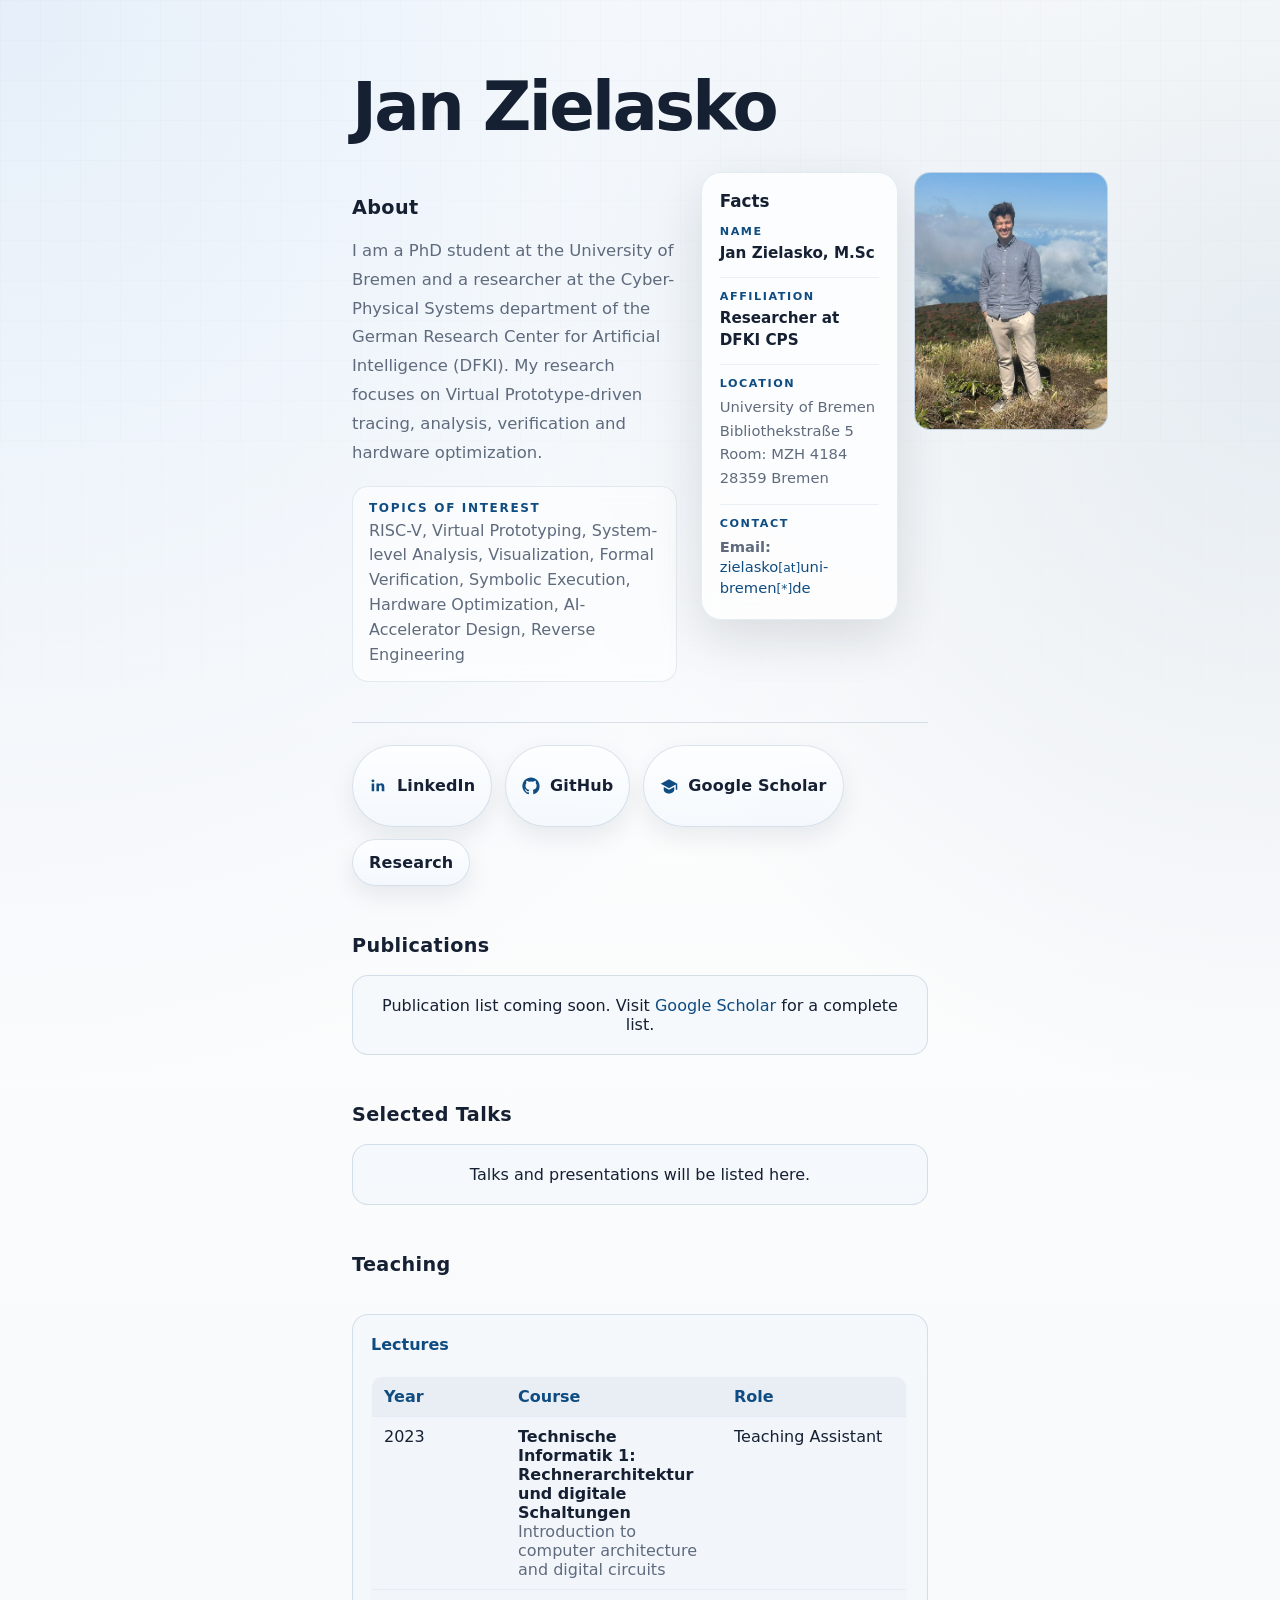
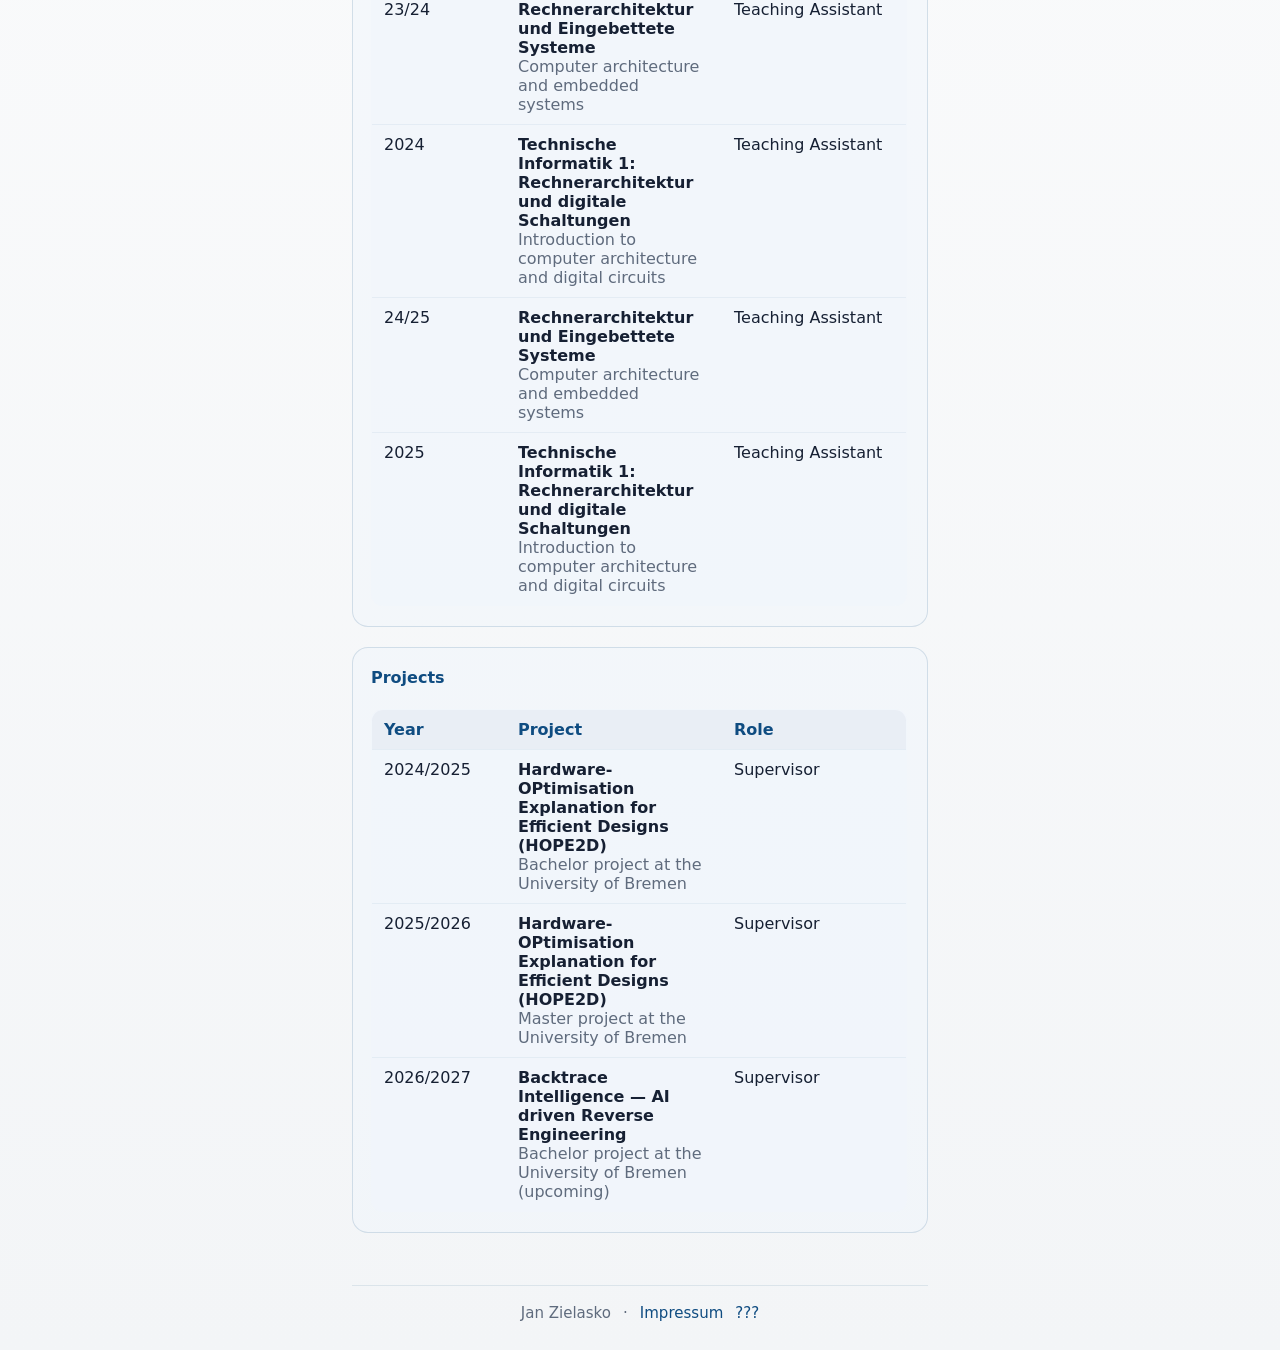
<file: pages/index.html>
<!DOCTYPE html>
<html>
  <head>
    <meta charset="utf-8">
    <meta name="viewport" content="width=device-width, initial-scale=1">
    <meta name="generator" content="Website">
    <title>Jan Zielasko</title>
    <link rel="stylesheet" href="style2.css">
  </head>

  <body>
    <div class="site-shell">
      <main>
        <div class="intro">
          <h1 class="page-title">Jan Zielasko</h1>
        </div>

        <div class="top-section">
          <section class="section" id="about">
            <h2 class="section-title">About</h2>
            <p class="lead">
            I am a PhD student at the University of Bremen and a researcher at the Cyber-Physical Systems department of the German Research Center for Artificial Intelligence (DFKI). 
            My research focuses on Virtual Prototype-driven tracing, analysis, verification and hardware optimization.
            </p>

            <div class="facts-box">
              <div class="fact-item">
                <span class="fact-label">Topics of Interest</span>
                <span class="fact-value">RISC-V, Virtual Prototyping, System-level Analysis, Visualization, Formal Verification, Symbolic Execution, Hardware Optimization, AI-Accelerator Design, Reverse Engineering</span>
              </div>
            </div>
          </section>

          <aside class="facts-sidebar">
            <div class="facts-card">
              <h3 class="facts-card-title">Facts</h3>
              
              <div class="fact-block">
                <span class="fact-block-label">Name</span>
                <span class="fact-block-value">Jan Zielasko, M.Sc</span>
              </div>

              <div class="fact-block">
                <span class="fact-block-label">Affiliation</span>
                <span class="fact-block-value">Researcher at DFKI CPS</span>
              </div>

              <div class="fact-block">
                <span class="fact-block-label">Location</span>
                <div class="location-info">
                  <p>University of Bremen</p>
                  <p>Bibliothekstraße 5</p>
                  <p>Room: MZH 4184</p>
                  <p>28359 Bremen</p>
                </div>
              </div>

              <div class="fact-block">
                <span class="fact-block-label">Contact</span>
                <div class="contact-info">
                  <!-- <p><strong>Phone:</strong> +49 218-xxx48</p> -->
                  <p><strong>Email:</strong> <a href="contact.html">zielasko<small>[at]</small>uni-bremen<small>[*]</small>de</a></p>
                </div>
              </div>
            </div>

            <div class="profile-image-wrap">
              <img src="../img/IMG_0989_preview.jpeg" alt="Portrait of Jan Zielasko">
            </div>
          </aside>
        </div>

        <section class="section socials-section" aria-label="Social links">
          <div class="social-links">
            <a class="social-button" href="https://www.linkedin.com/in/jan-zielasko-993a03290/" target="_blank" rel="noopener noreferrer" aria-label="LinkedIn profile">
              <span class="social-icon" aria-hidden="true">
                <svg viewBox="0 0 24 24" focusable="false"><path d="M6.94 8.5H3.56V19h3.38V8.5zM5.25 7.1a1.96 1.96 0 1 0 0-3.92 1.96 1.96 0 0 0 0 3.92zM20.44 13.08c0-3.2-1.71-4.68-3.99-4.68-1.84 0-2.66 1.01-3.12 1.72V8.5H9.95V19h3.38v-5.2c0-1.37.26-2.7 1.96-2.7 1.67 0 1.7 1.56 1.7 2.79V19h3.45v-5.92z"/></svg>
              </span>
              <span>LinkedIn</span>
            </a>
            <a class="social-button" href="https://github.com/Zielasko" target="_blank" rel="noopener noreferrer" aria-label="GitHub profile">
              <span class="social-icon" aria-hidden="true">
                <svg viewBox="0 0 24 24" focusable="false"><path d="M12 .5C5.65.5.5 5.66.5 12.02c0 5.09 3.3 9.4 7.88 10.93.58.11.79-.25.79-.56v-2.17c-3.2.7-3.88-1.36-3.88-1.36-.52-1.33-1.28-1.69-1.28-1.69-1.05-.71.08-.69.08-.69 1.16.08 1.77 1.19 1.77 1.19 1.03 1.76 2.7 1.25 3.36.96.1-.75.4-1.25.73-1.54-2.56-.29-5.26-1.29-5.26-5.73 0-1.27.45-2.31 1.19-3.12-.12-.3-.52-1.5.11-3.12 0 0 .97-.31 3.19 1.19a11.08 11.08 0 0 1 5.81 0c2.22-1.5 3.19-1.19 3.19-1.19.63 1.62.23 2.82.11 3.12.74.81 1.19 1.85 1.19 3.12 0 4.45-2.7 5.44-5.28 5.72.41.35.78 1.05.78 2.12v3.14c0 .31.21.67.8.56A11.52 11.52 0 0 0 23.5 12C23.5 5.66 18.35.5 12 .5z"/></svg>
              </span>
              <span>GitHub</span>
            </a>
            <!-- <a class="social-button" href="https://x.com/JanZielasko" target="_blank" rel="noopener noreferrer" aria-label="X profile">
              <span class="social-icon" aria-hidden="true">
                <svg viewBox="0 0 24 24" focusable="false"><path d="M18.24 2H21l-6.03 6.9L22 22h-5.5l-4.3-5.76L7.16 22H4.4l6.45-7.37L2 2h5.64l3.89 5.2L18.24 2zm-.96 18h1.52L6.8 3.9H5.2L17.28 20z"/></svg>
              </span>
              <span>Twitter / X</span>
            </a> -->
            <a class="social-button" href="https://scholar.google.com/citations?user=-Oqe-H0AAAAJ&hl=de" target="_blank" rel="noopener noreferrer" aria-label="Google Scholar profile">
              <span class="social-icon" aria-hidden="true">
                <svg viewBox="0 0 24 24" focusable="false"><path d="M12 3 1 9l11 6 9-4.91V17h2V9L12 3zm0 14L5 13.27V17c0 2.76 3.13 5 7 5s7-2.24 7-5v-3.73L12 17z"/></svg>
              </span>
              <span>Google Scholar</span>
            </a>
            <a class="social-button" href="research.html" target="_blank" rel="noopener noreferrer" aria-label="Research">
              <span>Research</span>
            </a>
            <!-- <a class="social-button" href="https://orcid.org/0000-0002-1234-5678" target="_blank" rel="noopener noreferrer" aria-label="ORCID profile">
              <span class="social-icon" aria-hidden="true">
                <svg viewBox="0 0 24 24" focusable="false"><path d="M12 2C6.48 2 2 6.48 2 12s4.48 10 10 10 10-4.48 10-10S17.52 2 12 2zm0 18c-4.41 0-8-3.59-8-8s3.59-8 8-8 8 3.59 8 8-3.59 8-8 8zm-.5-13h1v5h-1V7zm0 6h1v1h-1v-1z"/></svg>
              </span>
              <span>ORCID</span>
            </a> -->
          </div>
        </section>

        <section class="section">
          <h2 class="section-title">Publications</h2>
          <div class="publication-list">
            <p>Publication list coming soon. Visit <a href="https://scholar.google.com/citations?user=-Oqe-H0AAAAJ" target="_blank" rel="noopener noreferrer">Google Scholar</a> for a complete list.</p>
          </div>
        </section>

        <section class="section">
          <h2 class="section-title">Selected Talks</h2>
          <div class="talks-list">
            <p>Talks and presentations will be listed here.</p>
          </div>
        </section>

        <section class="section">
          <h2 class="section-title">Teaching</h2>
          <div class="teaching-grid">
            <div class="teaching-list teaching-box">
              <h3>Lectures</h3>
              <table class="teaching-table" aria-label="Lectures">
                <thead>
                  <tr>
                    <th class="year-col">Year</th>
                    <th>Course</th>
                    <th class="role-col">Role</th>
                  </tr>
                </thead>
                <tbody>
                  <tr>
                    <td class="year-col">2023</td>
                    <td><strong>Technische Informatik 1: Rechnerarchitektur und digitale Schaltungen</strong><br><span class="muted">Introduction to computer architecture and digital circuits</span></td>
                    <td class="role-col">Teaching Assistant</td>
                  </tr>
                  <tr>
                    <td class="year-col">23/24</td>
                    <td><strong>Rechnerarchitektur und Eingebettete Systeme</strong><br><span class="muted">Computer architecture and embedded systems</span></td>
                    <td class="role-col">Teaching Assistant</td>
                  </tr>
                  <tr>
                    <td class="year-col">2024</td>
                    <td><strong>Technische Informatik 1: Rechnerarchitektur und digitale Schaltungen</strong><br><span class="muted">Introduction to computer architecture and digital circuits</span></td>
                    <td class="role-col">Teaching Assistant</td>
                  </tr>
                  <tr>
                    <td class="year-col">24/25</td>
                    <td><strong>Rechnerarchitektur und Eingebettete Systeme</strong><br><span class="muted">Computer architecture and embedded systems</span></td>
                    <td class="role-col">Teaching Assistant</td>
                  </tr>
                  <tr>
                    <td class="year-col">2025</td>
                    <td><strong>Technische Informatik 1: Rechnerarchitektur und digitale Schaltungen</strong><br><span class="muted">Introduction to computer architecture and digital circuits</span></td>
                    <td class="role-col">Teaching Assistant</td>
                  </tr>
                </tbody>
              </table>
            </div>

            <div class="teaching-list teaching-box">
              <h3>Projects</h3>
              <table class="teaching-table" aria-label="Projects">
                <thead>
                  <tr>
                    <th class="year-col">Year</th>
                    <th>Project</th>
                    <th class="role-col">Role</th>
                  </tr>
                </thead>
                <tbody>
                  <tr>
                    <td class="year-col">2024/2025</td>
                    <td><strong>Hardware-OPtimisation Explanation for Efficient Designs (HOPE2D)</strong><br><span class="muted">Bachelor project at the University of Bremen</span></td>
                    <td class="role-col">Supervisor</td>
                  </tr>
                  <tr>
                    <td class="year-col">2025/2026</td>
                    <td><strong>Hardware-OPtimisation Explanation for Efficient Designs (HOPE2D)</strong><br><span class="muted">Master project at the University of Bremen</span></td>
                    <td class="role-col">Supervisor</td>
                  </tr>
                  <tr>
                    <td class="year-col">2026/2027</td>
                    <td><strong>Backtrace Intelligence — AI driven Reverse Engineering</strong><br><span class="muted">Bachelor project at the University of Bremen (upcoming)</span></td>
                    <td class="role-col">Supervisor</td>
                  </tr>
                </tbody>
              </table>
            </div>
          </div>
        </section>
      </main>

      <footer class="footer">
        <span>Jan Zielasko</span>
        <span>·</span>
        <a href="impressum.html">Impressum</a>
        <a href="../index.html">???</a>
      </footer>
    </div>
  </body>
</html>
</file>
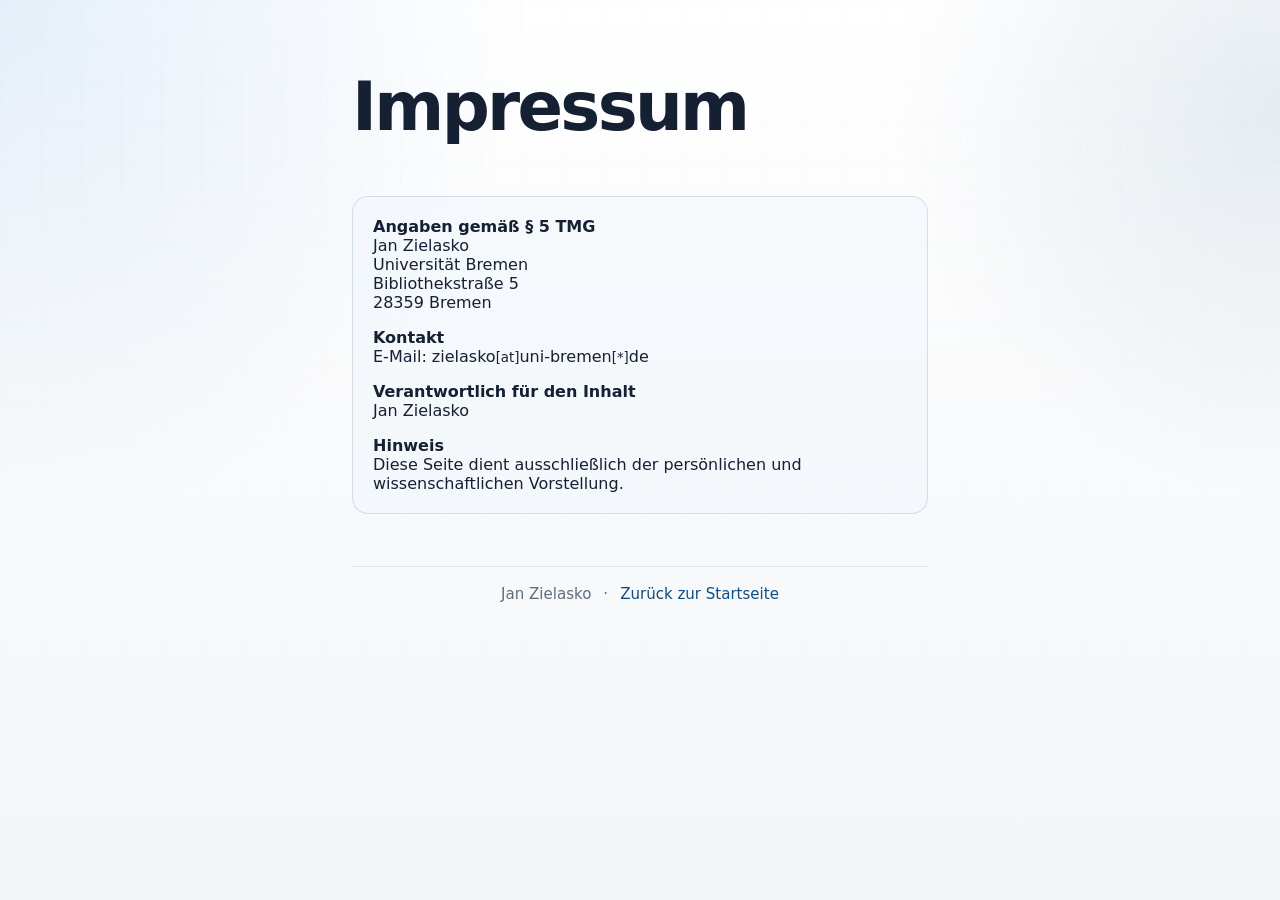
<file: pages/impressum.html>
<!DOCTYPE html>
<html lang="de">
  <head>
    <meta charset="utf-8">
    <meta name="viewport" content="width=device-width, initial-scale=1">
    <meta name="generator" content="Website">
    <title>Impressum · Jan Zielasko</title>
    <link rel="stylesheet" href="style2.css">
  </head>

  <body>
    <div class="site-shell">
      <main>
        <div class="intro">
          <h1 class="page-title">Impressum</h1>
        </div>

        <section class="section">
          <div class="publication-list" style="text-align: left;">
            <p><strong>Angaben gemäß § 5 TMG</strong></p>
            <p>Jan Zielasko</p>
            <p>Universität Bremen<br>
            Bibliothekstraße 5<br>
            28359 Bremen</p>

            <p style="margin-top: 16px;"><strong>Kontakt</strong></p>
            <p>E-Mail: zielasko<small>[at]</small>uni-bremen<small>[*]</small>de</p>

            <p style="margin-top: 16px;"><strong>Verantwortlich für den Inhalt</strong></p>
            <p>Jan Zielasko</p>

            <p style="margin-top: 16px;"><strong>Hinweis</strong></p>
            <p>Diese Seite dient ausschließlich der persönlichen und wissenschaftlichen Vorstellung.</p>
          </div>
        </section>
      </main>

      <footer class="footer">
        <span>Jan Zielasko</span>
        <span>·</span>
        <a href="index.html">Zurück zur Startseite</a>
      </footer>
    </div>
  </body>
</html>
</file>
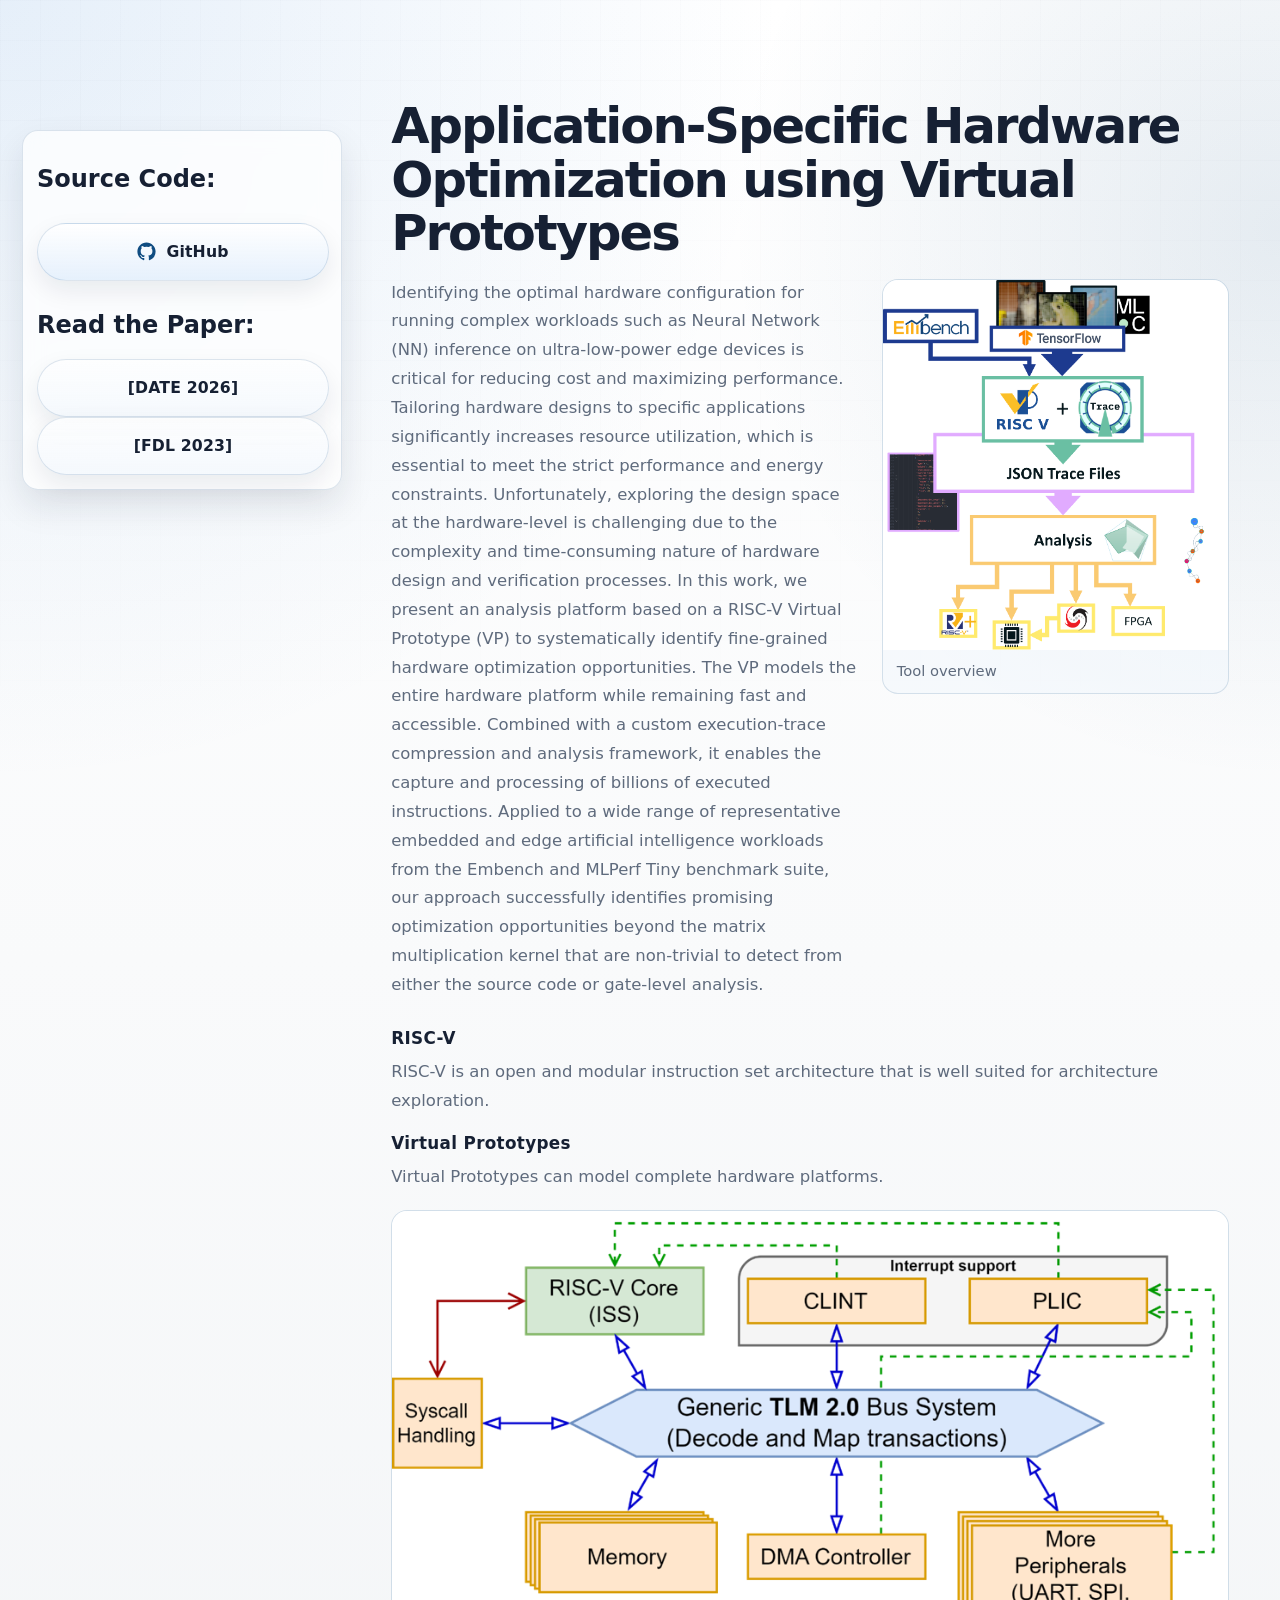
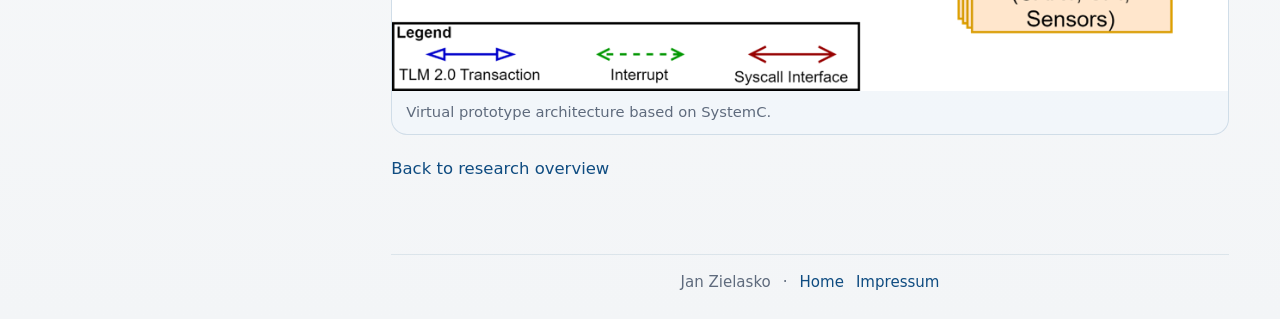
<file: pages/research-virtual-prototypes.html>
<!DOCTYPE html>
<html lang="en">
  <head>
    <meta charset="utf-8">
    <meta name="viewport" content="width=device-width, initial-scale=1">
    <meta name="generator" content="Website">
    <title>Application-Specific Hardware Optimization using Virtual Prototypes | Jan Zielasko</title>
    <link rel="stylesheet" href="style2.css">
  </head>

  <body class="research-page">
    <div class="site-shell">
      <main>
        <section class="section" aria-labelledby="topic-title">
          <div class="intro research-topic-intro">
            <h1 class="page-title" id="topic-title">Application-Specific Hardware Optimization using Virtual Prototypes</h1>
          </div>

          <div class="research-overview-layout">
            <aside class="research-action-links" aria-label="Topic resources">
              <h2>Source Code:</h2>
              <a class="social-button research-action-button research-action-primary" href="https://github.com/agra-uni-bremen/opt-vp" target="_blank" rel="noopener noreferrer" aria-label="GitHub repository">
                <span class="social-icon research-action-icon" aria-hidden="true">
                  <svg viewBox="0 0 24 24" focusable="false"><path d="M12 .5C5.65.5.5 5.66.5 12.02c0 5.09 3.3 9.4 7.88 10.93.58.11.79-.25.79-.56v-2.17c-3.2.7-3.88-1.36-3.88-1.36-.52-1.33-1.28-1.69-1.28-1.69-1.05-.71.08-.69.08-.69 1.16.08 1.77 1.19 1.77 1.19 1.03 1.76 2.7 1.25 3.36.96.1-.75.4-1.25.73-1.54-2.56-.29-5.26-1.29-5.26-5.73 0-1.27.45-2.31 1.19-3.12-.12-.3-.52-1.5.11-3.12 0 0 .97-.31 3.19 1.19a11.08 11.08 0 0 1 5.81 0c2.22-1.5 3.19-1.19 3.19-1.19.63 1.62.23 2.82.11 3.12.74.81 1.19 1.85 1.19 3.12 0 4.45-2.7 5.44-5.28 5.72.41.35.78 1.05.78 2.12v3.14c0 .31.21.67.8.56A11.52 11.52 0 0 0 23.5 12C23.5 5.66 18.35.5 12 .5z"/></svg>
                </span>
                <span>GitHub</span>
              </a>
              <div>
                <h2>Read the Paper:</h2>
                <p>
                  <a class="social-button research-action-button" href="https://www.dfki.de/fileadmin/user_upload/import/16596_DATE_1380.pdf" target="_blank" rel="noopener noreferrer" aria-label="Read the DATE paper">
                    <span>[DATE 2026]</span>
                  </a>
                  <a class="social-button research-action-button" href="https://ieeexplore.ieee.org/abstract/document/10272131" target="_blank" rel="noopener noreferrer" aria-label="Read the FDL paper">
                    <span>[FDL 2023]</span>
                  </a>
                </p>
              </div>
            </aside>

            <div class="research-main-overview">
              <p class="lead">
                Identifying the optimal hardware configuration for running complex workloads such as Neural Network (NN) inference on ultra-low-power edge devices is critical for reducing cost and maximizing performance. Tailoring hardware designs to specific applications significantly increases resource utilization, which is essential to meet the strict performance and energy constraints. 
                Unfortunately, exploring the design space at the hardware-level is challenging due to the complexity and time-consuming nature of hardware design and verification processes. 
                In this work, we present an analysis platform based on a RISC-V Virtual Prototype (VP) to systematically identify fine-grained hardware optimization opportunities. 
                The VP models the entire hardware platform while remaining fast and accessible. 
                Combined with a custom execution-trace compression and analysis framework, it enables the capture and processing of billions of executed instructions. 
                Applied to a wide range of representative embedded and edge artificial intelligence workloads from the Embench and MLPerf Tiny benchmark suite, 
                our approach successfully identifies promising optimization opportunities beyond the matrix multiplication kernel that are non-trivial to detect 
                from either the source code or gate-level analysis.
              </p>

              <figure class="research-figure research-side-figure">
                <img src="../img/OPT-overview.png" alt="Overview of the optimization and analysis tool workflow.">
                <figcaption>Tool overview</figcaption>
              </figure>
            </div>
          </div>

          <h3 class="section-title research-subtitle">RISC-V</h3>
          <p class="lead">
            RISC-V is an open and modular instruction set architecture that is well suited for architecture exploration. 
          </p>

          <h3 class="section-title research-subtitle">Virtual Prototypes</h3>
          <div>
          <p class="lead">
            Virtual Prototypes can model complete hardware platforms. 
          </p>

          <figure class="research-figure research-side-figure">
            <img src="../img/VP-SystemC.png" alt="Overview of the virtual prototype architecture based on SystemC.">
            <figcaption>Virtual prototype architecture based on SystemC.</figcaption>
          </figure>
          </div>

          <p class="lead" style="margin-top: 20px;">
            <a href="research.html">Back to research overview</a>
          </p>
        </section>
      </main>

      <footer class="footer">
        <span>Jan Zielasko</span>
        <span>·</span>
        <a href="index.html">Home</a>
        <a href="impressum.html">Impressum</a>
      </footer>
    </div>
  </body>
</html>
</file>
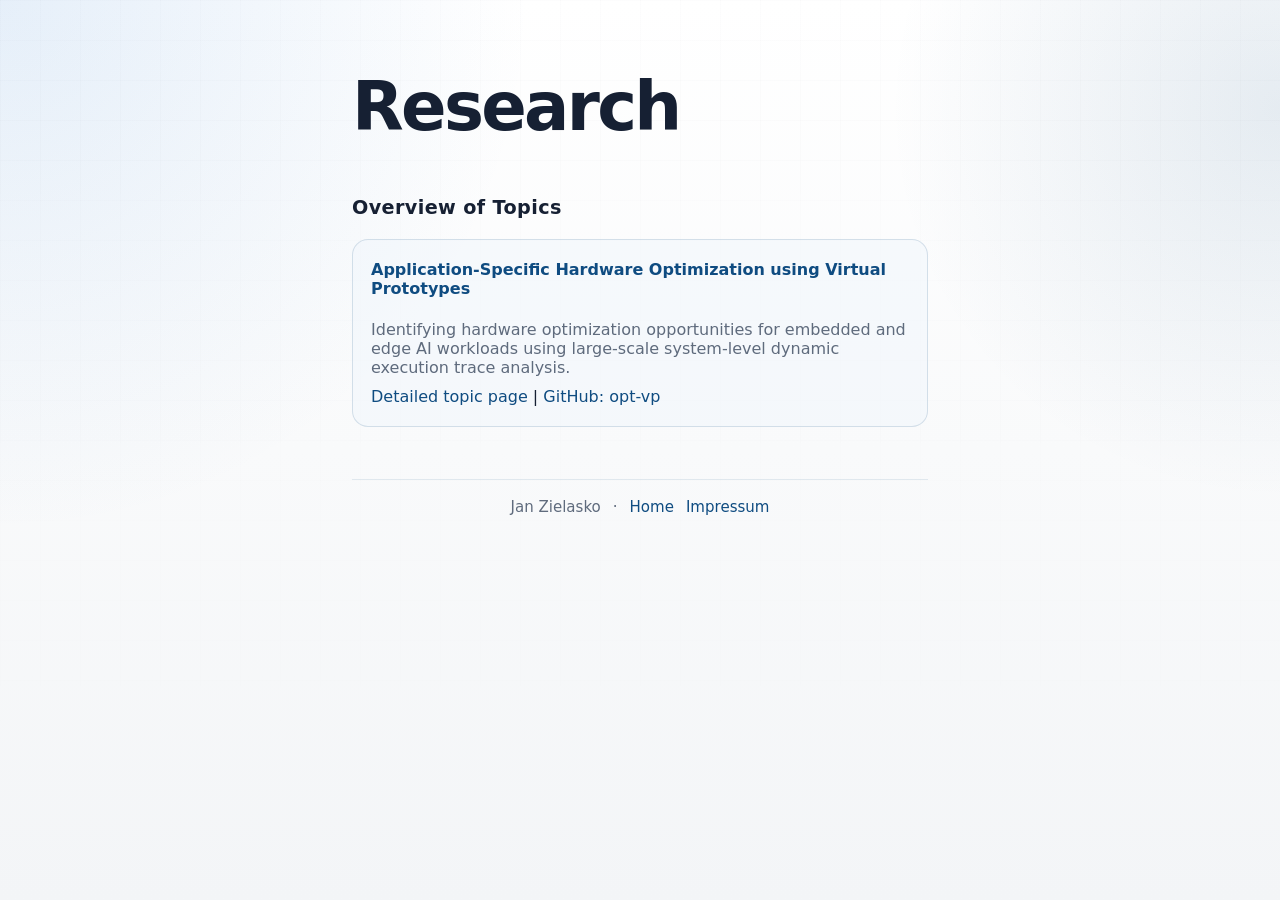
<file: pages/research.html>
<!DOCTYPE html>
<html lang="en">
  <head>
    <meta charset="utf-8">
    <meta name="viewport" content="width=device-width, initial-scale=1">
    <meta name="generator" content="Website">
    <title>Research | Jan Zielasko</title>
    <link rel="stylesheet" href="style2.css">
  </head>

  <body>
    <div class="site-shell">
      <main>
        <div class="intro">
          <h1 class="page-title">Research</h1>
        </div>

        <section class="section" aria-labelledby="research-overview">
          <h2 class="section-title" id="research-overview">Overview of Topics</h2>

          <div class="teaching-list teaching-box">
            <h3><a href="research-virtual-prototypes.html" target="_blank" rel="noopener noreferrer">Application-Specific Hardware Optimization using Virtual Prototypes</a></h3>
            <p class="muted">
              Identifying hardware optimization opportunities for embedded and edge AI workloads using large-scale system-level dynamic execution trace analysis.
            </p>
            <p>
              <a href="research-virtual-prototypes.html">Detailed topic page</a>
              <span aria-hidden="true"> | </span>
              <a href="https://github.com/agra-uni-bremen/opt-vp" target="_blank" rel="noopener noreferrer">GitHub: opt-vp</a>
            </p>
          </div>
        </section>
      </main>

      <footer class="footer">
        <span>Jan Zielasko</span>
        <span>·</span>
        <a href="index.html">Home</a>
        <a href="impressum.html">Impressum</a>
      </footer>
    </div>
  </body>
</html>
</file>
<file: pages/style2.css>
:root {
  --page-bg: #f3f5f7;
  --page-bg-alt: #e9eef5;
  --surface: rgba(255, 255, 255, 0.78);
  --surface-strong: rgba(255, 255, 255, 0.92);
  --surface-border: rgba(18, 28, 45, 0.10);
  --text-main: #162033;
  --text-muted: #5f6b7d;
  --accent: #0f4c81;
  --accent-2: #2f7dd1;
  --shadow: 0 18px 50px rgba(18, 28, 45, 0.12);
  --radius-xl: 28px;
  --radius-lg: 22px;
}

html {
  scroll-behavior: smooth;
}

body {
  margin: 0;
  min-height: 100vh;
  background:
    radial-gradient(circle at top left, rgba(47, 125, 209, 0.12), transparent 34%),
    radial-gradient(circle at right 12%, rgba(15, 76, 129, 0.10), transparent 26%),
    linear-gradient(180deg, #ffffff 0%, var(--page-bg) 100%);
  color: var(--text-main);
  font-family: Inter, system-ui, -apple-system, BlinkMacSystemFont, "Segoe UI", sans-serif;
  letter-spacing: 0;
}

body::before {
  content: "";
  position: fixed;
  inset: 0;
  pointer-events: none;
  background-image: linear-gradient(rgba(22, 32, 51, 0.025) 1px, transparent 1px), linear-gradient(90deg, rgba(22, 32, 51, 0.025) 1px, transparent 1px);
  background-size: 40px 40px;
  mask-image: linear-gradient(180deg, rgba(0, 0, 0, 0.55), transparent 90%);
}

a {
  color: var(--accent);
  text-decoration: none;
  transition: color 0.2s ease;
}

a:hover {
  color: var(--accent-2);
}

img {
  max-width: 100%;
  display: block;
}

p {
  margin: 0;
}

.site-shell {
  position: relative;
  z-index: 1;
  width: min(45%, 1840px);
  margin: 0 auto;
  padding: 20px 0 28px;
}

.intro {
  padding: clamp(28px, 6vw, 56px) 0 32px;
}

.page-title {
  margin: 0;
  color: var(--text-main);
  font-size: clamp(2.8rem, 7vw, 4.2rem);
  line-height: 0.95;
  letter-spacing: -0.04em;
  font-weight: 800;
  text-transform: none;
  padding-left: 0;
  text-shadow: none;
}

.top-section {
  display: grid;
  grid-template-columns: minmax(0, 1fr) minmax(220px, 0.7fr);
  gap: 24px;
  align-items: flex-start;
}

.section {
  padding: 24px 0;
}

.section-title {
  margin: 0 0 18px;
  font-size: 1.2rem;
  letter-spacing: 0.02em;
  color: var(--text-main);
  border: 0;
  padding: 0;
  font-weight: 700;
  text-transform: none;
}

.lead {
  max-width: 100%;
  margin-bottom: 18px;
  font-size: 1.03rem;
  line-height: 1.75;
  color: var(--text-muted);
}

.facts-box {
  display: grid;
  gap: 12px;
  margin-top: 16px;
}

.fact-item {
  display: grid;
  gap: 4px;
  padding: 14px 16px;
  border: 1px solid rgba(15, 76, 129, 0.10);
  border-radius: 16px;
  background: rgba(255, 255, 255, 0.54);
  backdrop-filter: blur(8px);
}

.fact-label {
  font-size: 0.75rem;
  text-transform: uppercase;
  letter-spacing: 0.14em;
  color: var(--accent);
  font-weight: 700;
}

.fact-value {
  color: var(--text-muted);
  line-height: 1.55;
}

.facts-sidebar {
  display: flex;
  flex-direction: row;
  align-items: flex-start;
  gap: 16px;
}

.facts-card {
  border: 1px solid rgba(15, 76, 129, 0.10);
  background: rgba(255, 255, 255, 0.78);
  backdrop-filter: blur(16px);
  border-radius: 20px;
  padding: 18px;
  box-shadow: 0 18px 50px rgba(18, 28, 45, 0.12);
  flex: 0 0 70%;
}

.facts-card-title {
  margin: 0 0 14px;
  font-size: 1.05rem;
  font-weight: 700;
  color: var(--text-main);
}

.fact-block {
  display: grid;
  gap: 4px;
  margin-bottom: 12px;
  padding-bottom: 12px;
  border-bottom: 1px solid rgba(15, 76, 129, 0.08);
}

.fact-block:last-child {
  margin-bottom: 0;
  padding-bottom: 0;
  border-bottom: 0;
}

.fact-block-label {
  font-size: 0.7rem;
  text-transform: uppercase;
  letter-spacing: 0.14em;
  color: var(--accent);
  font-weight: 700;
}

.fact-block-value {
  color: var(--text-main);
  font-size: 0.95rem;
  font-weight: 600;
  line-height: 1.5;
}

.location-info p,
.contact-info p {
  margin: 3px 0;
  color: var(--text-muted);
  font-size: 0.92rem;
  line-height: 1.4;
  font-weight: 400;
}

.profile-image-wrap {
  overflow: hidden;
  border-radius: 16px;
  flex: 0 1 100%;
  min-width: 15vw;
  /* width: 25vw; */
  aspect-ratio: 3 / 4;
  background: linear-gradient(180deg, rgba(15, 76, 129, 0.08), rgba(47, 125, 209, 0.12));
  border: 1px solid rgba(15, 76, 129, 0.10);
}

.profile-image-wrap img {
  width: 100%;
  height: 100%;
  object-fit: cover;
  object-position: center;
}

.socials-section {
  margin-top: 16px;
  padding-top: 22px;
  border-top: 1px solid rgba(15, 76, 129, 0.14);
}

.social-links {
  display: flex;
  flex-wrap: wrap;
  /* gap: 12px; */
  gap: 1vw;
}

.social-button {
  position: relative;
  isolation: isolate;
  display: inline-flex;
  align-items: center;
  justify-content: center;
  gap: 10px;
  /* min-height: 6vh; */
  min-width: 6vw;
  aspect-ratio: 7 / 3;
  padding: 4px 16px;
  border-radius: 999px;
  border: 1px solid rgba(15, 76, 129, 0.14);
  background: linear-gradient(180deg, rgba(255, 255, 255, 0.92), rgba(240, 246, 252, 0.78));
  color: var(--text-main);
  font-weight: 700;
  letter-spacing: 0.01em;
  box-shadow: 0 10px 24px rgba(18, 28, 45, 0.08);
  transition: transform 0.18s ease, box-shadow 0.18s ease, border-color 0.18s ease, color 0.18s ease;
}

.social-icon {
  width: 18px;
  height: 18px;
  display: inline-flex;
  align-items: center;
  justify-content: center;
  color: var(--accent);
  flex: 0 0 auto;
}

.social-icon svg {
  width: 100%;
  height: 100%;
  fill: currentColor;
}


.social-button:hover {
  color: var(--accent);
  border-color: rgba(15, 76, 129, 0.28);
  box-shadow: 0 14px 28px rgba(18, 28, 45, 0.12);
  transform: translateY(-1px);
}

.social-button:focus-visible {
  outline: 3px solid rgba(47, 125, 209, 0.28);
  outline-offset: 2px;
}

@media (hover: hover) and (pointer: fine) {
  .social-button {
    transition: transform 0.24s cubic-bezier(0.22, 1, 0.36, 1), box-shadow 0.24s ease, border-color 0.24s ease, color 0.24s ease, background-position 0.24s ease;
    background-size: 140% 140%;
    background-position: 50% 50%;
  }

  .social-button:hover,
  .social-button:focus-visible {
    transform: translateY(-3px) scale(1.015);
    box-shadow: 0 18px 36px rgba(18, 28, 45, 0.15), 0 0 0 6px rgba(47, 125, 209, 0.08);
    border-color: rgba(47, 125, 209, 0.35);
    background-position: 70% 30%;
  }

  .social-button:hover::before,
  .social-button:focus-visible::before {
    opacity: 1;
  }

  .social-button:hover::after,
  .social-button:focus-visible::after {
    left: 140%;
  }

  .social-button:hover .social-icon,
  .social-button:focus-visible .social-icon {
    transform: scale(1.6) translateX(-2px);
    /* fill: invert(currentColor); */
    filter: invert(100%)
  }
}

.publication-list {
  border: 1px solid rgba(15, 76, 129, 0.15);
  border-radius: 16px;
  padding: 20px;
  background: rgba(240, 246, 252, 0.5);
  text-align: center;
}

.research-topic-intro {
  padding-bottom: 18px;
}

.research-topic-intro .page-title {
  font-size: clamp(2rem, 4.4vw, 3.1rem);
  line-height: 1.08;
}

.research-page .site-shell {
  width: min(92%, 1680px);
}

.research-action-links {
  margin: 0 0 22px;
  display: grid;
  gap: 10px;
  align-content: start;
}

.research-action-button {
  width: 100%;
  min-width: 0;
  justify-content: center;
  padding: 10px 0;
  min-height: 36px;
  aspect-ratio: auto;
  font-size: 0.98rem;
}

.research-action-primary {
  background: linear-gradient(180deg, rgba(255, 255, 255, 0.96), rgba(227, 239, 252, 0.9));
}

.research-action-button span {
  font-weight: 700;
}

.research-action-icon {
  width: 19px;
  height: 19px;
}

.research-overview-layout {
  display: grid;
  grid-template-columns: 320px minmax(0, 1fr);
  gap: 26px;
  align-items: start;
  margin-bottom: 10px;
}

.research-main-overview {
  display: grid;
  grid-template-columns: minmax(0, 1.35fr) minmax(320px, 1fr);
  gap: 22px;
  align-items: start;
}

@media (min-width: 1025px) {
  .research-page .site-shell {
    width: min(92%, 1720px);
    padding-left: 340px;
    box-sizing: border-box;
  }

  .research-page .research-overview-layout {
    grid-template-columns: 1fr;
    gap: 0;
  }

  .research-page .research-action-links {
    position: fixed;
    left: 22px;
    top: 130px;
    width: 290px;
    margin: 0;
    padding: 14px;
    border: 1px solid rgba(15, 76, 129, 0.14);
    border-radius: 16px;
    background: rgba(255, 255, 255, 0.74);
    backdrop-filter: blur(10px);
    box-shadow: 0 16px 34px rgba(18, 28, 45, 0.10);
    z-index: 9;
  }

  .research-page .research-action-button {
    width: 100%;
  }
}

.research-side-figure {
  margin: 0;
}

.research-figure {
  margin: 0 0 20px;
  border: 1px solid rgba(15, 76, 129, 0.15);
  border-radius: 16px;
  overflow: hidden;
  background: rgba(240, 246, 252, 0.45);
}

.research-figure img {
  width: 100%;
  height: auto;
  object-fit: contain;
  background: #ffffff;
}

.research-figure figcaption {
  margin: 0;
  padding: 10px 14px 12px;
  color: var(--text-muted);
  font-size: 0.92rem;
  line-height: 1.45;
}

.research-subtitle {
  margin-top: 10px;
  margin-bottom: 10px;
  font-size: 1.05rem;
}

.talks-list {
  border: 1px solid rgba(15, 76, 129, 0.15);
  border-radius: 16px;
  padding: 20px;
  background: rgba(240, 246, 252, 0.5);
  text-align: center;
}

.teaching-list {
  border: 1px solid rgba(15, 76, 129, 0.15);
  border-radius: 16px;
  padding: 20px;
  background: rgba(240, 246, 252, 0.5);
  text-align: center;
}

.teaching-grid {
  display: table;
  gap: 16px;
}

.teaching-box {
  text-align: left;
}

.teaching-box h3 {
  margin: 0 0 12px;
  color: var(--accent);
  font-size: 1rem;
}

.teaching-list {
  margin: 20px 0 0;
  padding-left: 18px;
  display: grid;
  gap: 10px;
}

.teaching-list li {
  color: var(--text-muted);
  line-height: 1.5;
}

.teaching-table {
  width: 100%;
  border-collapse: collapse;
  background: rgba(240, 246, 252, 0.6);
  border: 1px solid rgba(15, 76, 129, 0.08);
  border-radius: 12px;
  overflow: hidden;
}

.teaching-table th,
.teaching-table td {
  padding: 10px 12px;
  text-align: left;
  vertical-align: top;
  border-bottom: 1px solid rgba(15, 76, 129, 0.06);
}

.teaching-table thead th {
  background: var(--page-bg-alt);
  color: var(--accent);
  font-weight: 700;
}

.teaching-table tbody tr:last-child td {
  border-bottom: 0;
}

.year-col { width: 110px; white-space: nowrap; }
.role-col { width: 160px; white-space: nowrap; }
.muted { color: var(--text-muted); font-style: normal; }

.footer {
  display: flex;
  justify-content: center;
  gap: 12px;
  margin-top: 28px;
  padding: 18px 4px 0;
  border-top: 1px solid rgba(15, 76, 129, 0.10);
  color: var(--text-muted);
  font-size: 0.94rem;
  text-align: center;
}

@media (max-width: 900px) {
  .top-section {
    grid-template-columns: 1fr;
  }

  .teaching-grid {
    grid-template-columns: 1fr;
  }
}

@media (max-width: 640px) {
  .site-shell {
    width: calc(100% - 20px);
    padding-top: 10px;
  }

  .research-page .site-shell {
    width: calc(100% - 20px);
  }

  .research-topic-intro .page-title {
    font-size: clamp(1.55rem, 7vw, 2.2rem);
    line-height: 1.12;
  }

  .research-action-links {
    gap: 8px;
    margin-bottom: 18px;
  }

  .research-action-button {
    width: 100%;
    min-width: 0;
    justify-content: center;
    padding: 11px 14px;
    min-height: 42px;
    font-size: 0.95rem;
  }

  .research-overview-layout {
    grid-template-columns: 1fr;
    gap: 12px;
  }

  .research-main-overview {
    grid-template-columns: 1fr;
    gap: 12px;
  }

  .research-figure {
    border-radius: 12px;
    margin-bottom: 16px;
  }

  .research-figure figcaption {
    font-size: 0.84rem;
    padding: 9px 10px 10px;
  }

  .intro {
    padding: 16px 0 24px;
  }

  .page-title {
    font-size: clamp(2.2rem, 6vw, 3rem);
  }

  .section {
    padding: 20px 0;
  }

  .top-section {
    grid-template-columns: 1fr;
    gap: 16px;
  }

  .facts-sidebar {
    flex-direction: row;
  }

  .facts-card {
    flex: 1;
    padding: 14px;
    flex: 0 0 30%;
  }

  .facts-card-title {
    font-size: 0.95rem;
    margin-bottom: 10px;
  }

  .fact-block {
    margin-bottom: 10px;
    padding-bottom: 10px;
  }

  .fact-block-label {
    font-size: 0.65rem;
  }

  .fact-block-value {
    font-size: 0.9rem;
  }

  .profile-image-wrap {
    flex: 0 1 100%;
    /* min-width: 50vw; */
    max-width: 50vw;
    /* max-height: 280px; */
    aspect-ratio: 3 / 4;
    border-radius: 12px;
  }

  .social-links {
    gap: 10px;
  }

  .social-button {
    min-height: 34px;
    max-height: 34px;
    width: 100%;
    justify-content: center;
    padding: 11px 14px;
    font-size: 0.95rem;
    gap: 9px;
  }

  .social-icon {
    width: 17px;
    height: 17px;
  }

  .location-info p,
  .contact-info p {
    font-size: 0.85rem;
  }

  .teaching-grid {
    gap: 12px;
  }

  .teaching-box {
    padding: 14px;
  }

  .teaching-box h3 {
    margin-bottom: 10px;
  }

  .teaching-table,
  .teaching-table thead,
  .teaching-table tbody,
  .teaching-table tr,
  .teaching-table th,
  .teaching-table td {
    display: block;
  }

  .teaching-table thead {
    display: none;
  }

  .teaching-table {
    border-radius: 12px;
    overflow: hidden;
  }

  .teaching-table tbody tr {
    display: grid;
    grid-template-columns: minmax(0, 1fr) auto;
    grid-template-areas:
      "course course"
      "year role";
    gap: 4px 10px;
    padding: 12px 12px 11px;
    border-bottom: 1px solid rgba(15, 76, 129, 0.08);
  }

  .teaching-table tbody tr:last-child {
    border-bottom: 0;
  }

  .teaching-table td {
    padding: 0;
    border-bottom: 0;
    background: transparent;
  }

  .teaching-table td:nth-child(1) {
    grid-area: year;
    font-size: 0.74rem;
    font-weight: 700;
    color: var(--accent);
    white-space: nowrap;
  }

  .teaching-table td:nth-child(2) {
    grid-area: course;
    min-width: 0;
  }

  .teaching-table td:nth-child(2) strong {
    font-size: 0.95rem;
    line-height: 1.35;
  }

  .teaching-table td:nth-child(2) .muted {
    display: block;
    margin-top: 2px;
    font-size: 0.84rem;
    line-height: 1.35;
  }

  .teaching-table td:nth-child(3) {
    grid-area: role;
    justify-self: end;
    align-self: end;
    font-size: 0.75rem;
    color: var(--text-muted);
    font-weight: 600;
    white-space: nowrap;
  }

  .year-col,
  .role-col {
    width: auto;
    white-space: normal;
  }
}
</file>
